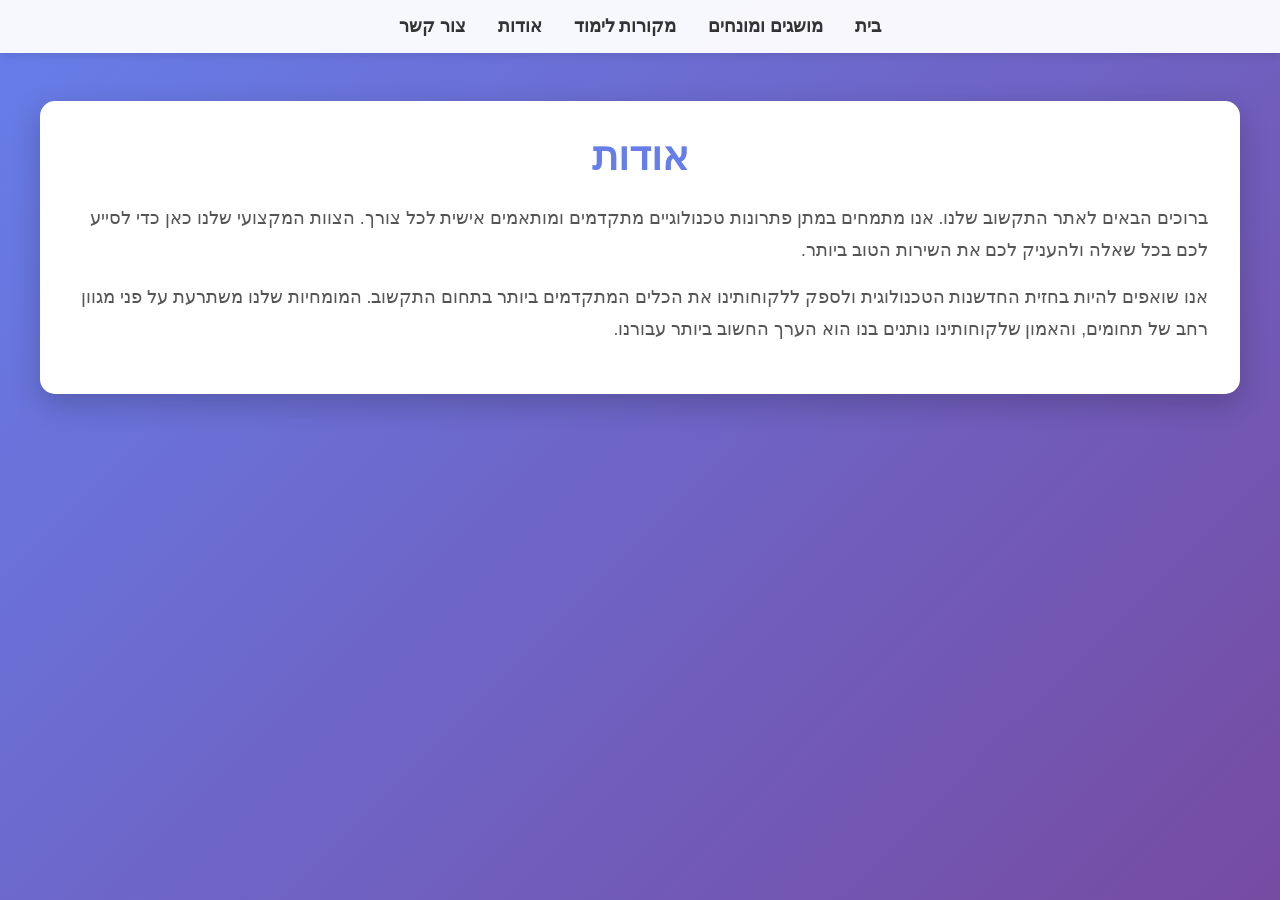
<file: about.html>
<!DOCTYPE html>
<html lang="he" dir="rtl">
<head>
    <meta charset="UTF-8">
    <meta name="viewport" content="width=device-width, initial-scale=1.0">
    <title>אודות - תקשוב</title>
    <link rel="stylesheet" href="style.css">
</head>
<body>
    <nav>
        <ul>
            <li><a href="index.html">בית</a></li>
            <li><a href="dictionary.html">מושגים ומונחים</a></li>
            <li><a href="sources.html">מקורות לימוד</a></li>
            <li><a href="about.html">אודות</a></li>
            <li><a href="contact.html">צור קשר</a></li>
        </ul>
    </nav>
    <div class="container">
        <h1>אודות</h1>
        <p>
            ברוכים הבאים לאתר התקשוב שלנו. אנו מתמחים במתן פתרונות טכנולוגיים מתקדמים 
            ומותאמים אישית לכל צורך. הצוות המקצועי שלנו כאן כדי לסייע לכם בכל שאלה ולהעניק 
            לכם את השירות הטוב ביותר.
        </p>
        <p>
            אנו שואפים להיות בחזית החדשנות הטכנולוגית ולספק ללקוחותינו את הכלים המתקדמים 
            ביותר בתחום התקשוב. המומחיות שלנו משתרעת על פני מגוון רחב של תחומים, והאמון 
            שלקוחותינו נותנים בנו הוא הערך החשוב ביותר עבורנו.
        </p>
    </div>
</body>
</html>
</file>
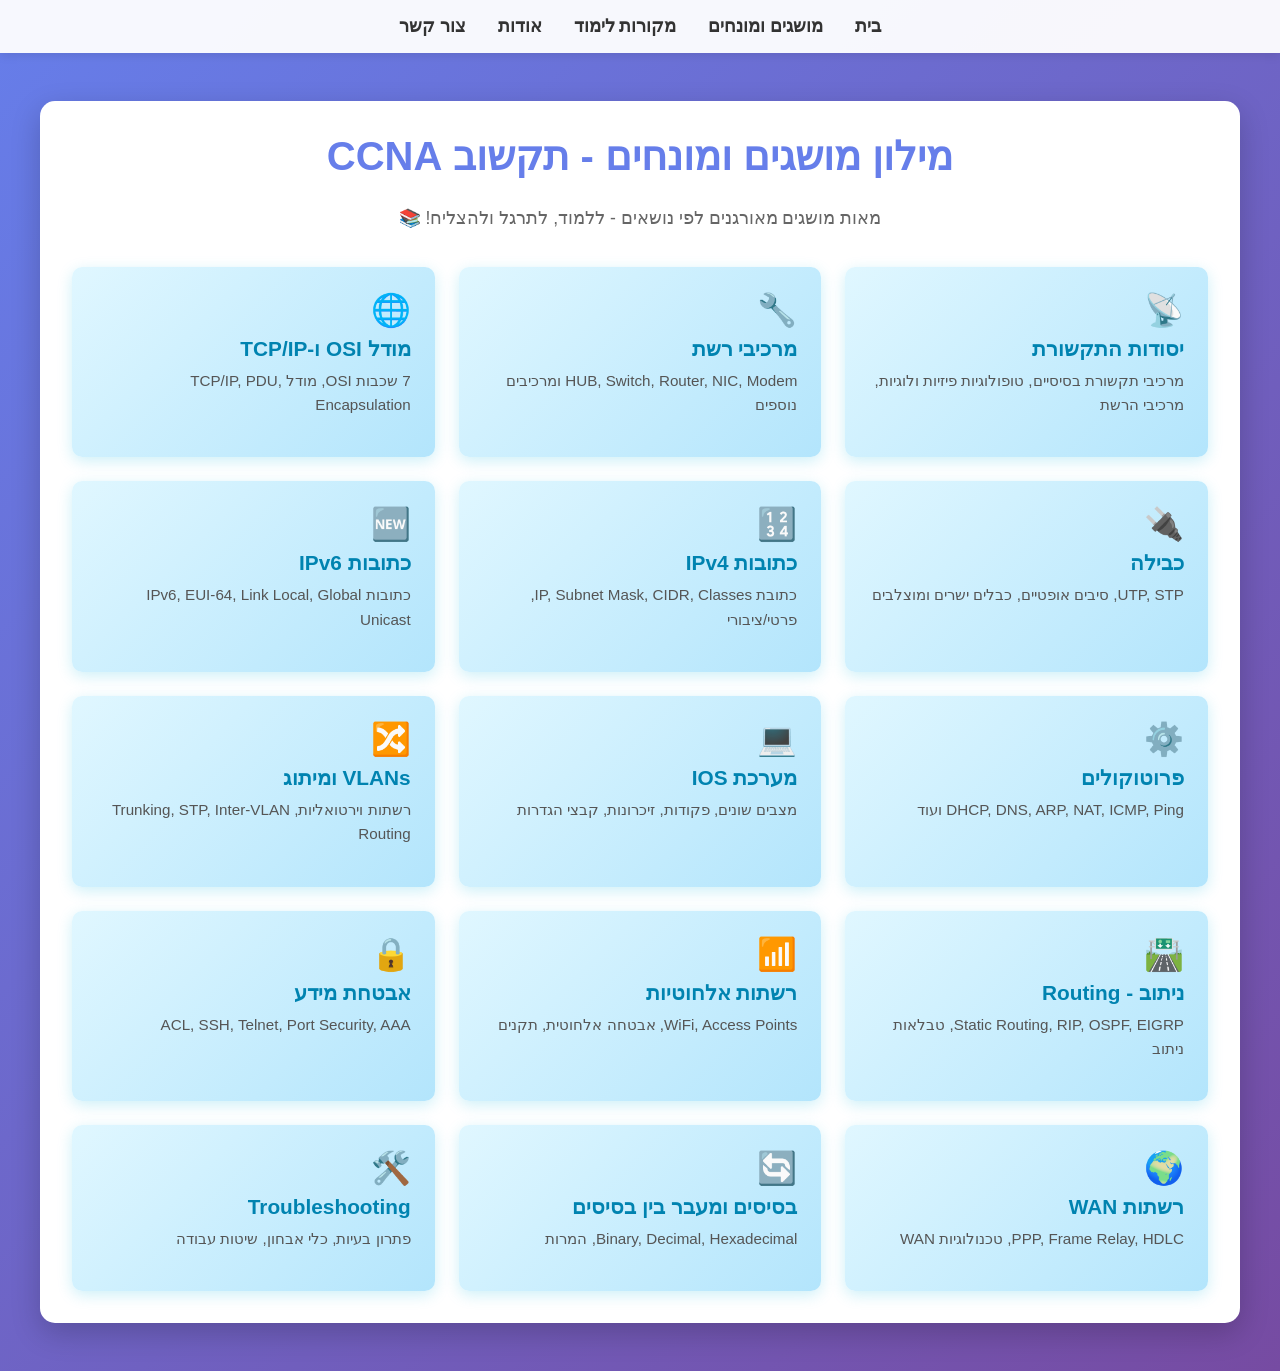
<file: dictionary.html>
<!DOCTYPE html>
<html lang="he" dir="rtl">
<head>
    <meta charset="UTF-8">
    <meta name="viewport" content="width=device-width, initial-scale=1.0">
    <title>חומר לימוד - תקשוב</title>
    <link rel="stylesheet" href="style.css">
</head>
<body>
    <nav>
        <ul>
            <li><a href="index.html">בית</a></li>
            <li><a href="dictionary.html">מושגים ומונחים</a></li>
            <li><a href="sources.html">מקורות לימוד</a></li>
            <li><a href="about.html">אודות</a></li>
            <li><a href="contact.html">צור קשר</a></li>
        </ul>
    </nav>
    <div class="container">
        <h1>מילון מושגים ומונחים - תקשוב CCNA</h1>
        <p class="subtitle">מאות מושגים מאורגנים לפי נושאים - ללמוד, לתרגל ולהצליח! 📚</p>
        
        <div class="categories">
            <a href="https://tikshuv-ccna.com/מונחים-מושגים-תקשוב-רשתות-תקשורת-ccna/" target="_blank" class="category-card">
                <div class="category-icon">📡</div>
                <h2>יסודות התקשורת</h2>
                <p>מרכיבי תקשורת בסיסיים, טופולוגיות פיזיות ולוגיות, מרכיבי הרשת</p>
            </a>
            
            <a href="https://tikshuv-ccna.com/מונחים-מושגים-תקשוב-רשתות-תקשורת-ccna/" target="_blank" class="category-card">
                <div class="category-icon">🔧</div>
                <h2>מרכיבי רשת</h2>
                <p>HUB, Switch, Router, NIC, Modem ומרכיבים נוספים</p>
            </a>
            
            <a href="https://tikshuv-ccna.com/מונחים-מושגים-תקשוב-רשתות-תקשורת-ccna/" target="_blank" class="category-card">
                <div class="category-icon">🌐</div>
                <h2>מודל OSI ו-TCP/IP</h2>
                <p>7 שכבות OSI, מודל TCP/IP, PDU, Encapsulation</p>
            </a>
            
            <a href="https://tikshuv-ccna.com/מונחים-מושגים-תקשוב-רשתות-תקשורת-ccna/" target="_blank" class="category-card">
                <div class="category-icon">🔌</div>
                <h2>כבילה</h2>
                <p>UTP, STP, סיבים אופטיים, כבלים ישרים ומוצלבים</p>
            </a>
            
            <a href="https://tikshuv-ccna.com/מונחים-מושגים-תקשוב-רשתות-תקשורת-ccna/" target="_blank" class="category-card">
                <div class="category-icon">🔢</div>
                <h2>כתובות IPv4</h2>
                <p>כתובת IP, Subnet Mask, CIDR, Classes, פרטי/ציבורי</p>
            </a>
            
            <a href="https://tikshuv-ccna.com/מונחים-מושגים-תקשוב-רשתות-תקשורת-ccna/" target="_blank" class="category-card">
                <div class="category-icon">🆕</div>
                <h2>כתובות IPv6</h2>
                <p>כתובות IPv6, EUI-64, Link Local, Global Unicast</p>
            </a>
            
            <a href="https://tikshuv-ccna.com/מונחים-מושגים-תקשוב-רשתות-תקשורת-ccna/" target="_blank" class="category-card">
                <div class="category-icon">⚙️</div>
                <h2>פרוטוקולים</h2>
                <p>DHCP, DNS, ARP, NAT, ICMP, Ping ועוד</p>
            </a>
            
            <a href="https://tikshuv-ccna.com/מונחים-מושגים-תקשוב-רשתות-תקשורת-ccna/" target="_blank" class="category-card">
                <div class="category-icon">💻</div>
                <h2>מערכת IOS</h2>
                <p>מצבים שונים, פקודות, זיכרונות, קבצי הגדרות</p>
            </a>
            
            <a href="https://tikshuv-ccna.com/מונחים-מושגים-תקשוב-רשתות-תקשורת-ccna/" target="_blank" class="category-card">
                <div class="category-icon">🔀</div>
                <h2>VLANs ומיתוג</h2>
                <p>רשתות וירטואליות, Trunking, STP, Inter-VLAN Routing</p>
            </a>
            
            <a href="https://tikshuv-ccna.com/מונחים-מושגים-תקשוב-רשתות-תקשורת-ccna/" target="_blank" class="category-card">
                <div class="category-icon">🛣️</div>
                <h2>ניתוב - Routing</h2>
                <p>Static Routing, RIP, OSPF, EIGRP, טבלאות ניתוב</p>
            </a>
            
            <a href="https://tikshuv-ccna.com/מונחים-מושגים-תקשוב-רשתות-תקשורת-ccna/" target="_blank" class="category-card">
                <div class="category-icon">📶</div>
                <h2>רשתות אלחוטיות</h2>
                <p>WiFi, Access Points, אבטחה אלחוטית, תקנים</p>
            </a>
            
            <a href="https://tikshuv-ccna.com/מונחים-מושגים-תקשוב-רשתות-תקשורת-ccna/" target="_blank" class="category-card">
                <div class="category-icon">🔒</div>
                <h2>אבטחת מידע</h2>
                <p>ACL, SSH, Telnet, Port Security, AAA</p>
            </a>
            
            <a href="https://tikshuv-ccna.com/מונחים-מושגים-תקשוב-רשתות-תקשורת-ccna/" target="_blank" class="category-card">
                <div class="category-icon">🌍</div>
                <h2>רשתות WAN</h2>
                <p>PPP, Frame Relay, HDLC, טכנולוגיות WAN</p>
            </a>
            
            <a href="https://tikshuv-ccna.com/מונחים-מושגים-תקשוב-רשתות-תקשורת-ccna/" target="_blank" class="category-card">
                <div class="category-icon">🔄</div>
                <h2>בסיסים ומעבר בין בסיסים</h2>
                <p>Binary, Decimal, Hexadecimal, המרות</p>
            </a>
            
            <a href="https://tikshuv-ccna.com/מונחים-מושגים-תקשוב-רשתות-תקשורת-ccna/" target="_blank" class="category-card">
                <div class="category-icon">🛠️</div>
                <h2>Troubleshooting</h2>
                <p>פתרון בעיות, כלי אבחון, שיטות עבודה</p>
            </a>
        </div>
    </div>
</body>
</html>
</file>
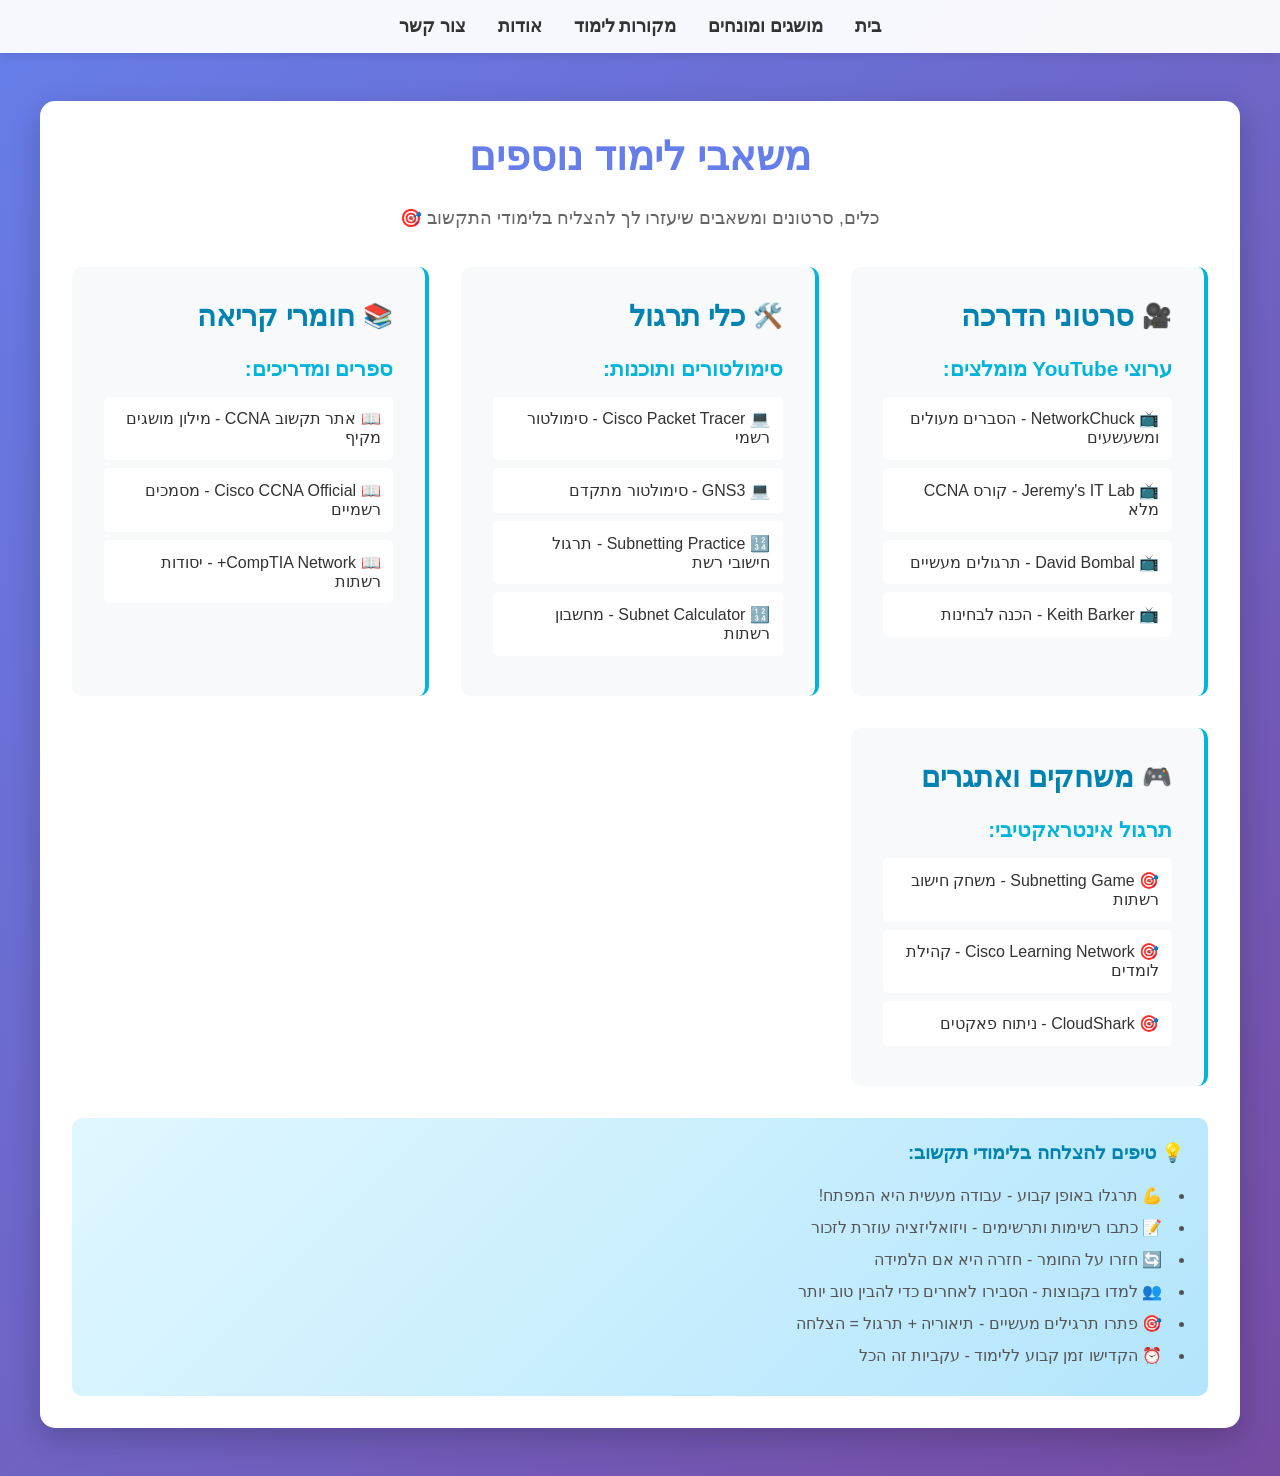
<file: sources.html>
<!DOCTYPE html>
<html lang="he" dir="rtl">
<head>
    <meta charset="UTF-8">
    <meta name="viewport" content="width=device-width, initial-scale=1.0">
    <title>משאבי לימוד - תקשוב</title>
    <link rel="stylesheet" href="style.css">
</head>
<body>
    <nav>
        <ul>
            <li><a href="index.html">בית</a></li>
            <li><a href="dictionary.html">מושגים ומונחים</a></li>
            <li><a href="sources.html">מקורות לימוד</a></li>
            <li><a href="about.html">אודות</a></li>
            <li><a href="contact.html">צור קשר</a></li>
        </ul>
    </nav>
    <div class="container">
        <h1>משאבי לימוד נוספים</h1>
        <p class="subtitle">כלים, סרטונים ומשאבים שיעזרו לך להצליח בלימודי התקשוב 🎯</p>
        
        <div class="resources-grid">
            <div class="resource-section">
                <h2><span class="icon">🎥</span> סרטוני הדרכה</h2>
                <h3>ערוצי YouTube מומלצים:</h3>
                <ul class="resource-list">
                    <li><a href="https://www.youtube.com/@NetworkChuck" target="_blank">📺 NetworkChuck - הסברים מעולים ומשעשעים</a></li>
                    <li><a href="https://www.youtube.com/@JeremysITLab" target="_blank">📺 Jeremy's IT Lab - קורס CCNA מלא</a></li>
                    <li><a href="https://www.youtube.com/@davidbombal" target="_blank">📺 David Bombal - תרגולים מעשיים</a></li>
                    <li><a href="https://www.youtube.com/c/KeithBarker" target="_blank">📺 Keith Barker - הכנה לבחינות</a></li>
                </ul>
            </div>

            <div class="resource-section">
                <h2><span class="icon">🛠️</span> כלי תרגול</h2>
                <h3>סימולטורים ותוכנות:</h3>
                <ul class="resource-list">
                    <li><a href="https://www.netacad.com/courses/packet-tracer" target="_blank">💻 Cisco Packet Tracer - סימולטור רשמי</a></li>
                    <li><a href="https://www.gns3.com/" target="_blank">💻 GNS3 - סימולטור מתקדם</a></li>
                    <li><a href="https://subnettingpractice.com/" target="_blank">🔢 Subnetting Practice - תרגול חישובי רשת</a></li>
                    <li><a href="https://www.subnetipv4.com/" target="_blank">🔢 Subnet Calculator - מחשבון רשתות</a></li>
                </ul>
            </div>

            <div class="resource-section">
                <h2><span class="icon">📚</span> חומרי קריאה</h2>
                <h3>ספרים ומדריכים:</h3>
                <ul class="resource-list">
                    <li><a href="https://tikshuv-ccna.com" target="_blank">📖 אתר תקשוב CCNA - מילון מושגים מקיף</a></li>
                    <li><a href="https://www.cisco.com/c/en/us/training-events/training-certifications/certifications/associate/ccna.html" target="_blank">📖 Cisco CCNA Official - מסמכים רשמיים</a></li>
                    <li><a href="https://www.comptia.org/certifications/network" target="_blank">📖 CompTIA Network+ - יסודות רשתות</a></li>
                </ul>
            </div>

            <div class="resource-section">
                <h2><span class="icon">🎮</span> משחקים ואתגרים</h2>
                <h3>תרגול אינטראקטיבי:</h3>
                <ul class="resource-list">
                    <li><a href="https://subnetting.org/" target="_blank">🎯 Subnetting Game - משחק חישוב רשתות</a></li>
                    <li><a href="https://learningnetwork.cisco.com/" target="_blank">🎯 Cisco Learning Network - קהילת לומדים</a></li>
                    <li><a href="https://www.cloudshark.org/" target="_blank">🎯 CloudShark - ניתוח פאקטים</a></li>
                </ul>
            </div>
        </div>

        <div class="tips-box">
            <h3>💡 טיפים להצלחה בלימודי תקשוב:</h3>
            <ul>
                <li>💪 תרגלו באופן קבוע - עבודה מעשית היא המפתח!</li>
                <li>📝 כתבו רשימות ותרשימים - ויזואליזציה עוזרת לזכור</li>
                <li>🔄 חזרו על החומר - חזרה היא אם הלמידה</li>
                <li>👥 למדו בקבוצות - הסבירו לאחרים כדי להבין טוב יותר</li>
                <li>🎯 פתרו תרגילים מעשיים - תיאוריה + תרגול = הצלחה</li>
                <li>⏰ הקדישו זמן קבוע ללימוד - עקביות זה הכל</li>
            </ul>
        </div>
    </div>
</body>
</html>
</file>
<file: style.css>
* {
            margin: 0;
            padding: 0;
            box-sizing: border-box;
        }
        body {
            font-family: Arial, sans-serif;
            background: linear-gradient(135deg, #00b4db 0%, #0083b0 100%);
            min-height: 100vh;
        }
        nav {
            background-color: rgba(255, 255, 255, 0.95);
            padding: 1rem;
            box-shadow: 0 2px 10px rgba(0,0,0,0.1);
        }
        nav ul {
            list-style: none;
            display: flex;
            justify-content: center;
            gap: 2rem;
            flex-wrap: wrap;
        }
        nav a {
            text-decoration: none;
            color: #333;
            font-size: 1.1rem;
            font-weight: bold;
            transition: color 0.3s;
        }
        nav a:hover {
            color: #00b4db;
        }
        .container {
            max-width: 1200px;
            margin: 3rem auto;
            padding: 2rem;
            background: white;
            border-radius: 15px;
            box-shadow: 0 10px 30px rgba(0,0,0,0.2);
        }
        h1 {
            text-align: center;
            color: #00b4db;
            font-size: 2.5rem;
            margin-bottom: 1rem;
        }
    * {
            margin: 0;
            padding: 0;
            box-sizing: border-box;
        }
        body {
            font-family: Arial, sans-serif;
            background: linear-gradient(135deg, #00b4db 0%, #0083b0 100%);
            min-height: 100vh;
        }
        nav {
            background-color: rgba(255, 255, 255, 0.95);
            padding: 1rem;
            box-shadow: 0 2px 10px rgba(0,0,0,0.1);
        }
        nav ul {
            list-style: none;
            display: flex;
            justify-content: center;
            gap: 2rem;
            flex-wrap: wrap;
        }
        nav a {
            text-decoration: none;
            color: #333;
            font-size: 1.1rem;
            font-weight: bold;
            transition: color 0.3s;
        }
        nav a:hover {
            color: #00b4db;
        }
        .container {
            max-width: 1200px;
            margin: 3rem auto;
            padding: 2rem;
            background: white;
            border-radius: 15px;
            box-shadow: 0 10px 30px rgba(0,0,0,0.2);
        }
        h1 {
            color: #00b4db;
            font-size: 2.5rem;
            margin-bottom: 1rem;
            text-align: center;
        }
        .subtitle {
            text-align: center;
            color: #666;
            margin-bottom: 2rem;
            font-size: 1.1rem;
        }
        .resources-grid {
            display: grid;
            grid-template-columns: repeat(auto-fit, minmax(300px, 1fr));
            gap: 2rem;
            margin-top: 2rem;
        }
        .resource-section {
            background: #f8f9fa;
            padding: 2rem;
            border-radius: 10px;
            border-right: 4px solid #00b4db;
        }
        .resource-section h2 {
            color: #0083b0;
            font-size: 1.8rem;
            margin-bottom: 1.5rem;
            display: flex;
            align-items: center;
            gap: 0.5rem;
        }
        .resource-section h3 {
            color: #00b4db;
            font-size: 1.3rem;
            margin: 1.5rem 0 1rem 0;
        }
        .resource-list {
            list-style: none;
        }
        .resource-list li {
            padding: 0.8rem;
            margin-bottom: 0.5rem;
            background: white;
            border-radius: 5px;
            transition: transform 0.2s, box-shadow 0.2s;
        }
        .resource-list li:hover {
            transform: translateX(-5px);
            box-shadow: 0 2px 8px rgba(0, 180, 219, 0.3);
        }
        .resource-list a {
            color: #333;
            text-decoration: none;
            display: flex;
            align-items: center;
            gap: 0.5rem;
        }
        .resource-list a:hover {
            color: #00b4db;
        }
        .icon {
            font-size: 1.5rem;
        }
        .tips-box {
            background: linear-gradient(135deg, #e0f7ff 0%, #b3e5fc 100%);
            padding: 1.5rem;
            border-radius: 10px;
            margin-top: 2rem;
        }
        .tips-box h3 {
            color: #0083b0;
            margin-bottom: 1rem;
        }
        .tips-box ul {
            list-style-position: inside;
            color: #555;
            line-height: 2;
        }
        
        * {
            margin: 0;
            padding: 0;
            box-sizing: border-box;
        }
        body {
            font-family: Arial, sans-serif;
            background: linear-gradient(135deg, #00b4db 0%, #0083b0 100%);
            min-height: 100vh;
        }
        nav {
            background-color: rgba(255, 255, 255, 0.95);
            padding: 1rem;
            box-shadow: 0 2px 10px rgba(0,0,0,0.1);
        }
        nav ul {
            list-style: none;
            display: flex;
            justify-content: center;
            gap: 2rem;
            flex-wrap: wrap;
        }
        nav a {
            text-decoration: none;
            color: #333;
            font-size: 1.1rem;
            font-weight: bold;
            transition: color 0.3s;
        }
        nav a:hover {
            color: #00b4db;
        }
        .container {
            max-width: 1200px;
            margin: 3rem auto;
            padding: 2rem;
            background: white;
            border-radius: 15px;
            box-shadow: 0 10px 30px rgba(0,0,0,0.2);
        }
        h1 {
            color: #00b4db;
            font-size: 2.5rem;
            margin-bottom: 1rem;
            text-align: center;
        }
        .subtitle {
            text-align: center;
            color: #666;
            margin-bottom: 2rem;
            font-size: 1.1rem;
        }
        .categories {
            display: grid;
            grid-template-columns: repeat(auto-fit, minmax(280px, 1fr));
            gap: 1.5rem;
            margin-top: 2rem;
        }
        .category-card {
            background: linear-gradient(135deg, #e0f7ff 0%, #b3e5fc 100%);
            padding: 1.5rem;
            border-radius: 10px;
            box-shadow: 0 4px 15px rgba(0, 180, 219, 0.2);
            transition: transform 0.3s, box-shadow 0.3s;
            text-decoration: none;
            display: block;
        }
        .category-card:hover {
            transform: translateY(-5px);
            box-shadow: 0 6px 20px rgba(0, 180, 219, 0.3);
        }
        .category-card h2 {
            color: #0083b0;
            font-size: 1.3rem;
            margin-bottom: 0.5rem;
        }
        .category-card p {
            color: #555;
            line-height: 1.6;
            font-size: 0.95rem;
        }
        .category-icon {
            font-size: 2rem;
            margin-bottom: 0.5rem;
        }
        * {
            margin: 0;
            padding: 0;
            box-sizing: border-box;
        }
        body {
            font-family: Arial, sans-serif;
            background: linear-gradient(135deg, #667eea 0%, #764ba2 100%);
            min-height: 100vh;
        }
        nav {
            background-color: rgba(255, 255, 255, 0.95);
            padding: 1rem;
            box-shadow: 0 2px 10px rgba(0,0,0,0.1);
        }
        nav ul {
            list-style: none;
            display: flex;
            justify-content: center;
            gap: 2rem;
            flex-wrap: wrap;
        }
        nav a {
            text-decoration: none;
            color: #333;
            font-size: 1.1rem;
            font-weight: bold;
            transition: color 0.3s;
        }
        nav a:hover {
            color: #667eea;
        }
        .container {
            max-width: 800px;
            margin: 3rem auto;
            padding: 2rem;
            background: white;
            border-radius: 15px;
            box-shadow: 0 10px 30px rgba(0,0,0,0.2);
        }
        h1 {
            color: #667eea;
            font-size: 2.5rem;
            margin-bottom: 2rem;
            text-align: center;
        }
        .form-group {
            margin-bottom: 1.5rem;
        }
        label {
            display: block;
            margin-bottom: 0.5rem;
            color: #333;
            font-weight: bold;
        }
        input, textarea {
            width: 100%;
            padding: 0.8rem;
            border: 2px solid #ddd;
            border-radius: 8px;
            font-size: 1rem;
            transition: border-color 0.3s;
        }
        input:focus, textarea:focus {
            outline: none;
            border-color: #667eea;
        }
        button {
            width: 100%;
            padding: 1rem;
            background: linear-gradient(135deg, #667eea 0%, #764ba2 100%);
            color: white;
            border: none;
            border-radius: 8px;
            font-size: 1.2rem;
            font-weight: bold;
            cursor: pointer;
            transition: transform 0.2s, box-shadow 0.2s;
        }
        button:hover {
            transform: translateY(-2px);
            box-shadow: 0 5px 15px rgba(102, 126, 234, 0.4);
        }
        * {
            margin: 0;
            padding: 0;
            box-sizing: border-box;
        }
        body {
            font-family: Arial, sans-serif;
            background: linear-gradient(135deg, #667eea 0%, #764ba2 100%);
            min-height: 100vh;
        }
        nav {
            background-color: rgba(255, 255, 255, 0.95);
            padding: 1rem;
            box-shadow: 0 2px 10px rgba(0,0,0,0.1);
        }
        nav ul {
            list-style: none;
            display: flex;
            justify-content: center;
            gap: 2rem;
            flex-wrap: wrap;
        }
        nav a {
            text-decoration: none;
            color: #333;
            font-size: 1.1rem;
            font-weight: bold;
            transition: color 0.3s;
        }
        nav a:hover {
            color: #667eea;
        }
        .container {
            max-width: 1200px;
            margin: 3rem auto;
            padding: 2rem;
            background: white;
            border-radius: 15px;
            box-shadow: 0 10px 30px rgba(0,0,0,0.2);
        }
        h1 {
            color: #667eea;
            font-size: 2.5rem;
            margin-bottom: 1.5rem;
        }
        p {
            line-height: 1.8;
            font-size: 1.1rem;
            color: #555;
            margin-bottom: 1rem;
        }
</file>
